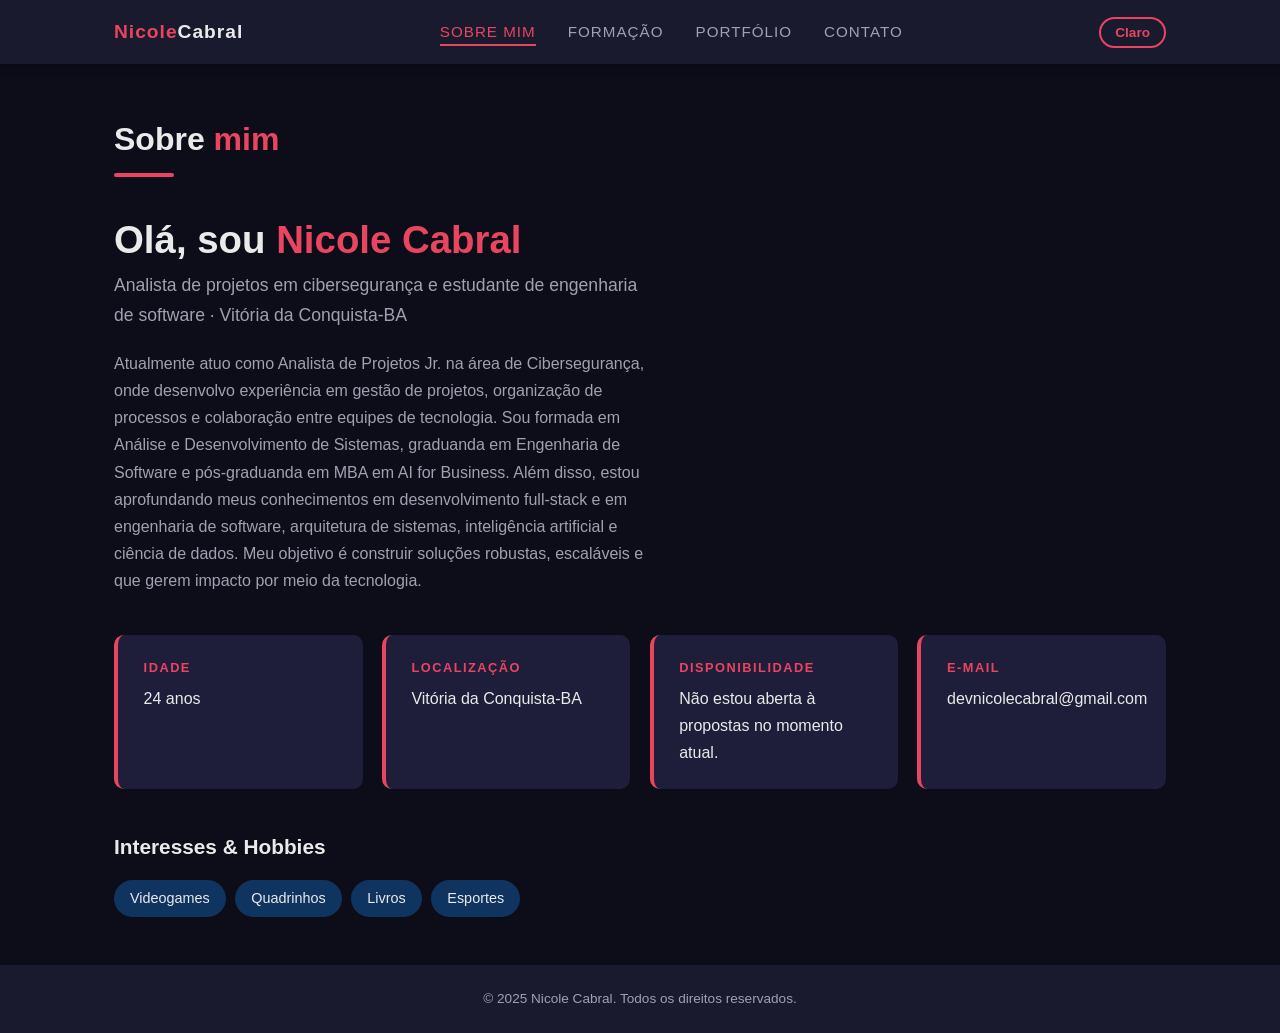
<file: index.html>
<!DOCTYPE html>
<html lang="pt-BR">
<head>
  <meta charset="UTF-8" />
  <!-- Redireciona para a página principal do portfólio -->
  <meta http-equiv="refresh" content="0; url=sobre.html" />
  <title>Portfólio</title>
</head>
<body>
  <p>Redirecionando... <a href="sobre.html">Clique aqui</a> se não for redirecionado.</p>
</body>
</html>
</file>
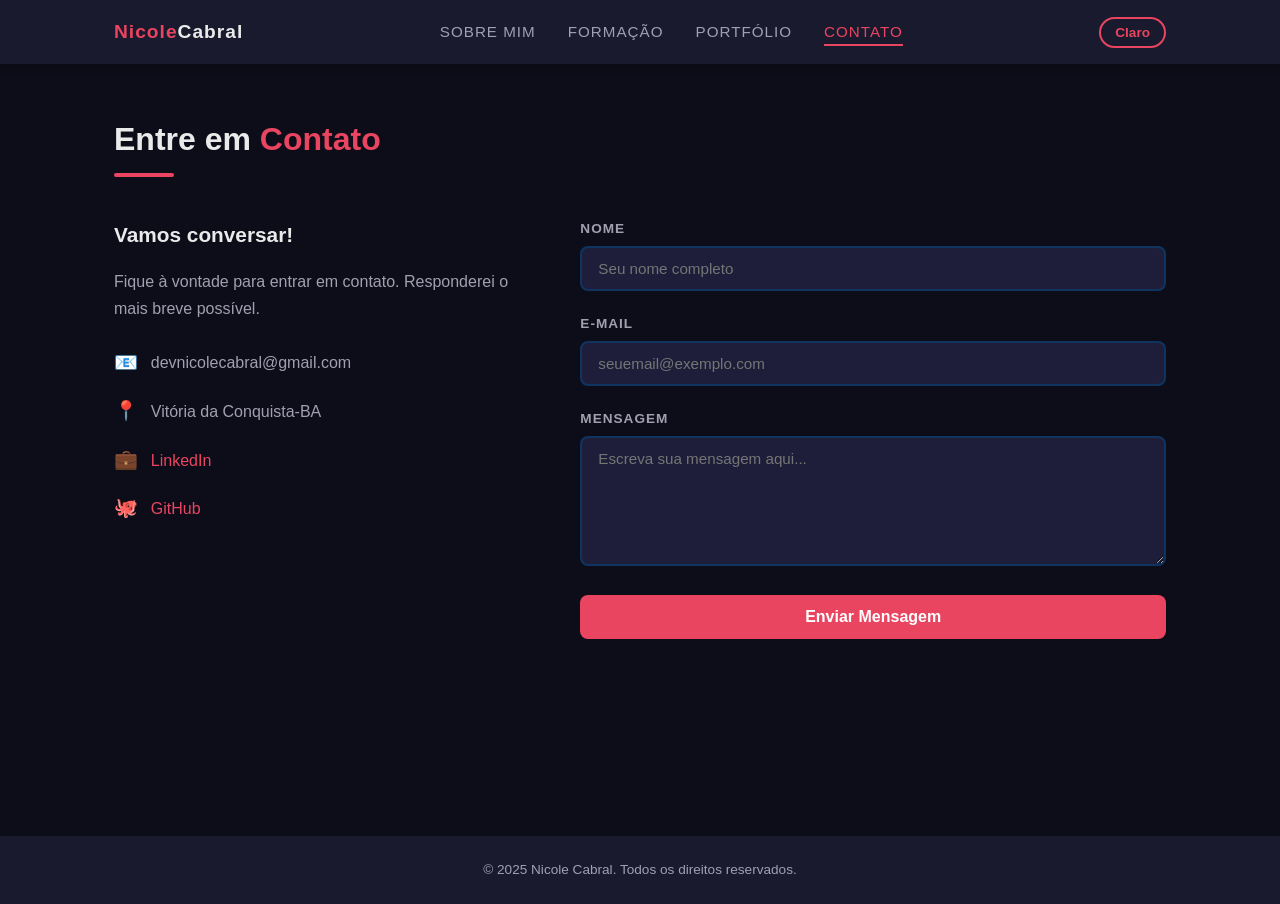
<file: contato.html>
<!DOCTYPE html>
<html lang="pt-BR">
<head>
  <meta charset="UTF-8" />
  <meta name="viewport" content="width=device-width, initial-scale=1.0" />
  <title>Contato | Portfólio</title>
  <link rel="stylesheet" href="css/style.css" />
</head>
<body>

  <header>
    <nav>
      <div class="nav-logo"><span>Nicole</span>Cabral</div>

      <button class="menu-toggle" id="menu-toggle" aria-label="Abrir menu">
        <span></span><span></span><span></span>
      </button>

      <ul class="nav-links">
        <li><a href="sobre.html">Sobre mim</a></li>
        <li><a href="formacao.html">Formação</a></li>
        <li><a href="portfolio.html">Portfólio</a></li>
        <li><a href="contato.html">Contato</a></li>
      </ul>

      <button id="btn-tema">Claro</button>
    </nav>
  </header>

  <main>
    <h1 class="secao-titulo">Entre em <span>Contato</span></h1>
    <div class="secao-linha"></div>

    <div class="contato-wrapper">

      <!-- Coluna esquerda: informações de contato -->
      <section class="contato-info">
        <h2>Vamos conversar!</h2>
        <p>Fique à vontade para entrar em contato. Responderei o mais breve possível.</p>

        <div class="contato-item">
          <span class="icone">📧</span>
          <span>devnicolecabral@gmail.com</span>
        </div>
        <div class="contato-item">
          <span class="icone">📍</span>
          <span>Vitória da Conquista-BA</span>
        </div>
        <div class="contato-item">
          <span class="icone">💼</span>
          <a href="https://linkedin.com/in/devnicolecabral" target="_blank">LinkedIn</a>
        </div>
        <div class="contato-item">
          <span class="icone">🐙</span>
          <a href="https://github.com/devnicolecabral" target="_blank">GitHub</a>
        </div>
      </section>

      <!-- Coluna direita: form de contato -->
      <section>
        <form id="form-contato" novalidate>

          <!-- Campo Nome -->
          <div class="form-grupo">
            <label for="nome">Nome</label>
            <input
              type="text"
              id="nome"
              name="nome"
              placeholder="Seu nome completo"
              autocomplete="name"
            />
            <span class="erro-msg">Por favor, informe seu nome (mínimo 2 caracteres).</span>
          </div>

          <!-- Campo E-mail -->
          <div class="form-grupo">
            <label for="email">E-mail</label>
            <input
              type="email"
              id="email"
              name="email"
              placeholder="seuemail@exemplo.com"
              autocomplete="email"
            />
            <span class="erro-msg">Por favor, informe um e-mail válido.</span>
          </div>

          <!-- Campo Mensagem -->
          <div class="form-grupo">
            <label for="mensagem">Mensagem</label>
            <textarea
              id="mensagem"
              name="mensagem"
              placeholder="Escreva sua mensagem aqui..."
            ></textarea>
            <span class="erro-msg">A mensagem deve ter pelo menos 10 caracteres.</span>
          </div>

          <!-- Botão de envio -->
          <button type="submit" class="btn-enviar">Enviar Mensagem</button>

        </form>
      </section>
    </div>
  </main>
  <div class="modal-overlay" id="modal-sucesso" role="dialog" aria-modal="true">
    <div class="modal-box">
      <h3>Mensagem enviada com sucesso! </h3>
      <p>Obrigada pelo contato. Retornarei em breve.</p>
      <button id="btn-fechar-modal">OK</button>
    </div>
  </div>
  <footer>
    <p>&copy; 2025 Nicole Cabral. Todos os direitos reservados.</p>
  </footer>

  <script src="js/script.js"></script>
</body>
</html>
</file>
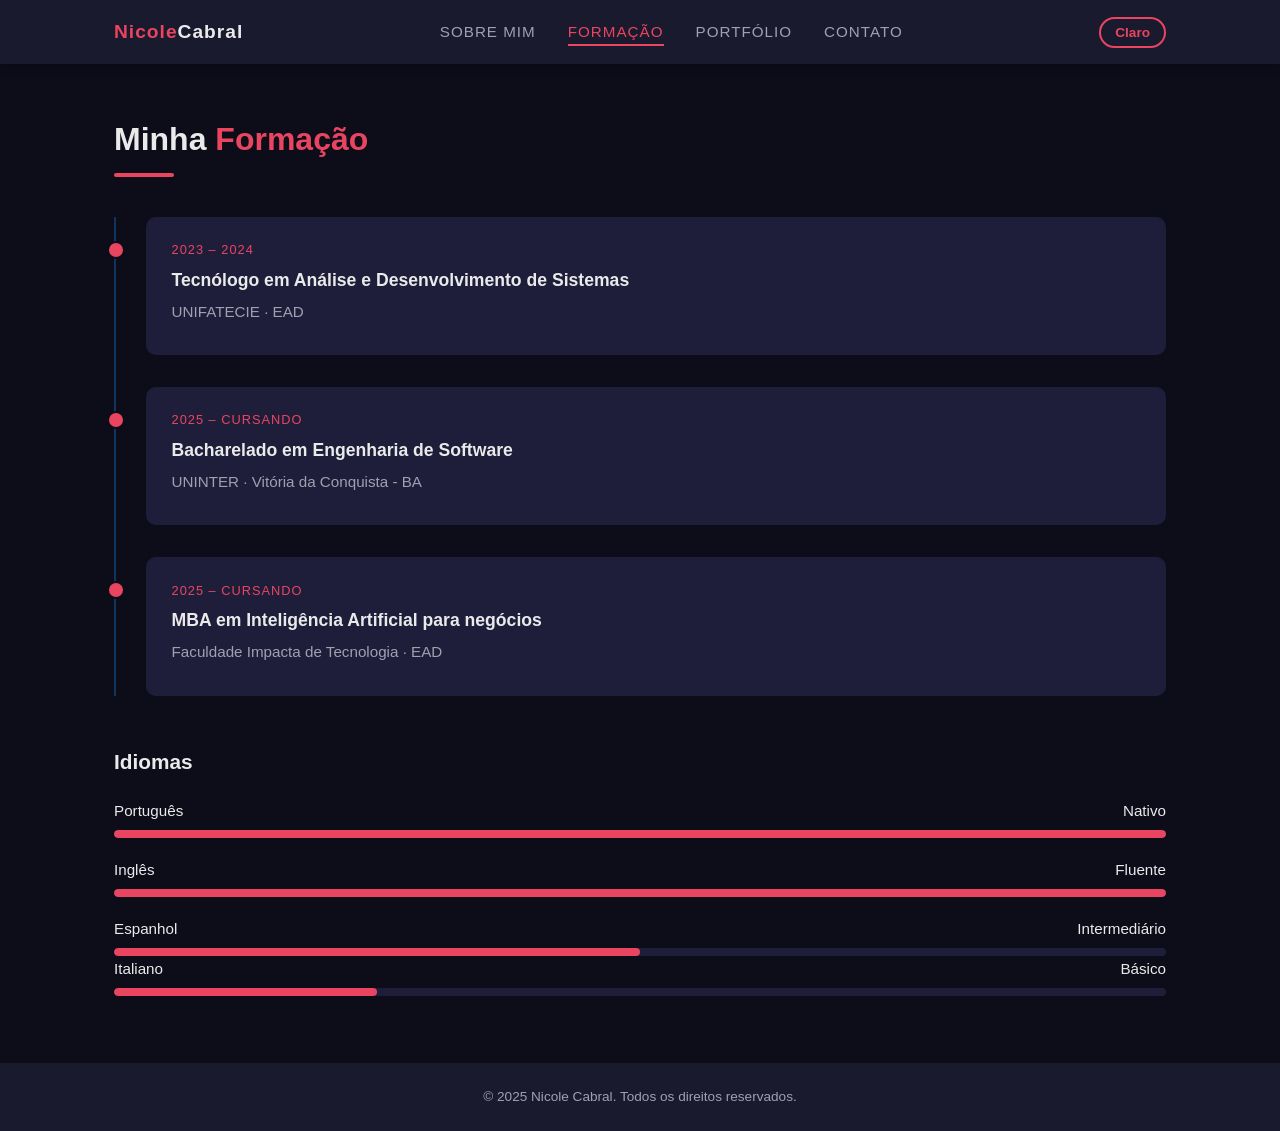
<file: formacao.html>
<!DOCTYPE html>
<html lang="pt-BR">
<head>
  <meta charset="UTF-8" />
  <meta name="viewport" content="width=device-width, initial-scale=1.0" />
  <title>Formação | Portfólio</title>
  <link rel="stylesheet" href="css/style.css" />
</head>
<body>

  <header>
    <nav>
      <div class="nav-logo"><span>Nicole</span>Cabral</div>

      <button class="menu-toggle" id="menu-toggle" aria-label="Abrir menu">
        <span></span><span></span><span></span>
      </button>

      <ul class="nav-links">
        <li><a href="sobre.html">Sobre mim</a></li>
        <li><a href="formacao.html">Formação</a></li>
        <li><a href="portfolio.html">Portfólio</a></li>
        <li><a href="contato.html">Contato</a></li>
      </ul>

      <button id="btn-tema">Claro</button>
    </nav>
  </header>

  <main>
    <h1 class="secao-titulo">Minha <span>Formação</span></h1>
    <div class="secao-linha"></div>

    <!-- Timeline de formação -->
    <section class="timeline">

      <div class="timeline-item">
        <p class="periodo">2023 – 2024</p>
        <h3>Tecnólogo em Análise e Desenvolvimento de Sistemas</h3>
        <p class="instituicao">UNIFATECIE · EAD</p>
      </div>

      <div class="timeline-item">
        <p class="periodo">2025 – Cursando</p>
        <h3>Bacharelado em Engenharia de Software</h3>
        <p class="instituicao">UNINTER · Vitória da Conquista - BA</p>
      </div>

      <div class="timeline-item">
        <p class="periodo">2025 – Cursando</p>
        <h3>MBA em Inteligência Artificial para negócios</h3>
        <p class="instituicao">Faculdade Impacta de Tecnologia · EAD</p>
      </div>

    </section>

    <!-- Seção de idiomas -->
    <section class="idiomas">
      <h2>Idiomas</h2>

      <div class="idioma-item">
        <div class="idioma-info">
          <span>Português</span>
          <span>Nativo</span>
        </div>
        <div class="barra-fundo">
          <div class="barra-progresso" style="width: 100%"></div>
        </div>
      </div>

      <div class="idioma-item">
        <div class="idioma-info">
          <span>Inglês</span>
          <span>Fluente</span>
        </div>
        <div class="barra-fundo">
          <div class="barra-progresso" style="width: 100%"></div>
        </div>
      </div>

      <div class="idioma-item">
        <div class="idioma-info">
          <span>Espanhol</span>
          <span>Intermediário</span>
        </div>
        <div class="barra-fundo">
          <div class="barra-progresso" style="width: 50%"></div>
        </div>

              <div class="idioma-item">
        <div class="idioma-info">
          <span>Italiano</span>
          <span>Básico</span>
        </div>
        <div class="barra-fundo">
          <div class="barra-progresso" style="width: 25%"></div>
        </div>
      </div>

    </section>
  </main>

  <footer>
    <p>&copy; 2025 Nicole Cabral. Todos os direitos reservados.</p>
  </footer>

  <script src="js/script.js"></script>
</body>
</html>
</file>
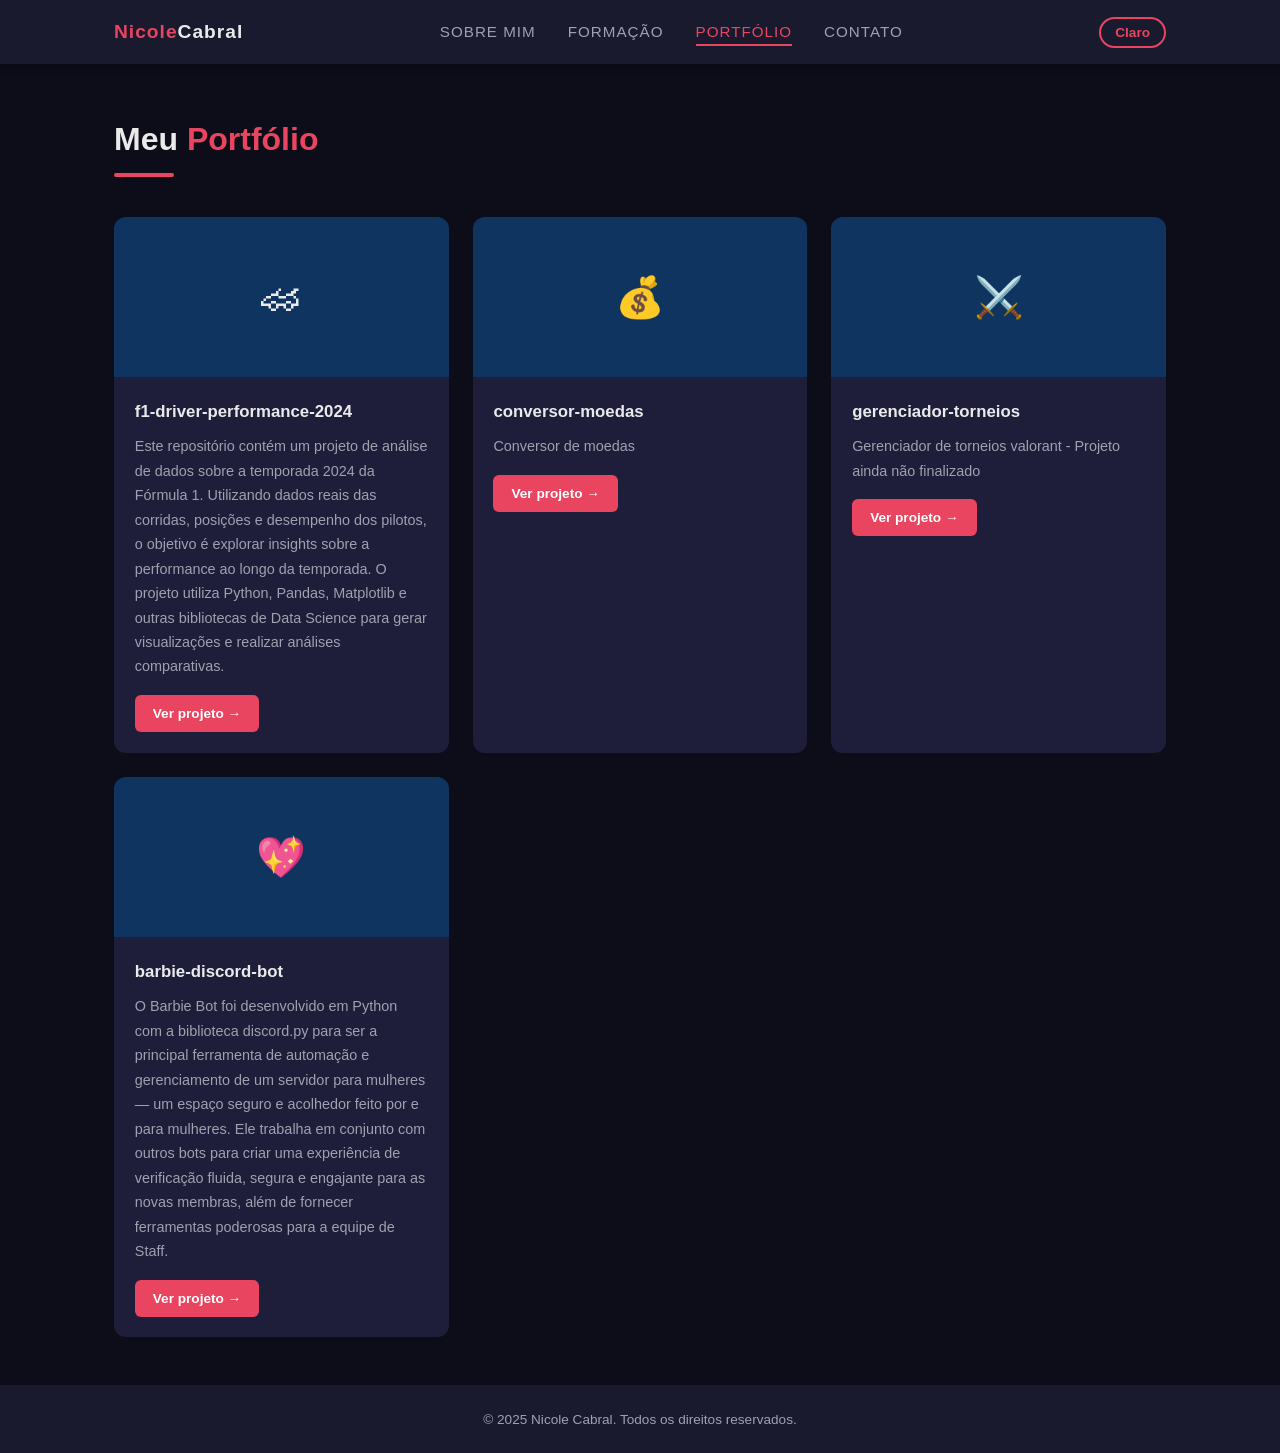
<file: portfolio.html>
<!DOCTYPE html>
<html lang="pt-BR">
<head>
  <meta charset="UTF-8" />
  <meta name="viewport" content="width=device-width, initial-scale=1.0" />
  <title>Portfólio | Portfólio</title>
  <link rel="stylesheet" href="css/style.css" />
</head>
<body>
  <header>
    <nav>
      <div class="nav-logo"><span>Nicole</span>Cabral</div>

      <button class="menu-toggle" id="menu-toggle" aria-label="Abrir menu">
        <span></span><span></span><span></span>
      </button>

      <ul class="nav-links">
        <li><a href="sobre.html">Sobre mim</a></li>
        <li><a href="formacao.html">Formação</a></li>
        <li><a href="portfolio.html">Portfólio</a></li>
        <li><a href="contato.html">Contato</a></li>
      </ul>

      <button id="btn-tema">Claro</button>
    </nav>
  </header>

  <main>
    <h1 class="secao-titulo">Meu <span>Portfólio</span></h1>
    <div class="secao-linha"></div>

    <!-- Projetos -->
    <section class="portfolio-grid">
      <div class="portfolio-card">
        <div class="portfolio-card-img">🏎</div>
        <div class="portfolio-card-body">
          <h3>f1-driver-performance-2024</h3>
          <p>Este repositório contém um projeto de análise de dados sobre a temporada 2024 da Fórmula 1. Utilizando dados reais das corridas, posições e desempenho dos pilotos, o objetivo é explorar insights sobre a performance ao longo da temporada. O projeto utiliza Python, Pandas, Matplotlib e outras bibliotecas de Data Science para gerar visualizações e realizar análises comparativas.</p>
          <a href="https://github.com/devnicolecabral/f1-driver-performance-2024" class="btn-link" target="_blank">Ver projeto →</a>
        </div>
      </div>

      <div class="portfolio-card">
        <div class="portfolio-card-img">💰</div>
        <div class="portfolio-card-body">
          <h3>conversor-moedas</h3>
          <p>Conversor de moedas</p>
          <a href="https://github.com/devnicolecabral/conversor-moedas" class="btn-link" target="_blank">Ver projeto →</a>
        </div>
      </div>

      <div class="portfolio-card">
        <div class="portfolio-card-img">⚔️</div>
        <div class="portfolio-card-body">
          <h3>gerenciador-torneios</h3>
          <p>Gerenciador de torneios valorant - Projeto ainda não finalizado</p>
          <a href="https://github.com/devnicolecabral/gerenciador-torneios" class="btn-link" target="_blank">Ver projeto →</a>
        </div>
      </div>

      <div class="portfolio-card">
        <div class="portfolio-card-img">💖</div>
        <div class="portfolio-card-body">
          <h3>barbie-discord-bot</h3>
          <p>O Barbie Bot foi desenvolvido em Python com a biblioteca discord.py para ser a principal ferramenta de automação e gerenciamento de um servidor para mulheres — um espaço seguro e acolhedor feito por e para mulheres. Ele trabalha em conjunto com outros bots para criar uma experiência de verificação fluida, segura e engajante para as novas membras, além de fornecer ferramentas poderosas para a equipe de Staff.</p>
          <a href="https://github.com/devnicolecabral/barbie-discord-bot" class="btn-link" target="_blank">Ver projeto →</a>
        </div>
      </div>
    </section>
  </main>
  <footer>
    <p>&copy; 2025 Nicole Cabral. Todos os direitos reservados.</p>
  </footer>

  <script src="js/script.js"></script>
</body>
</html>
</file>
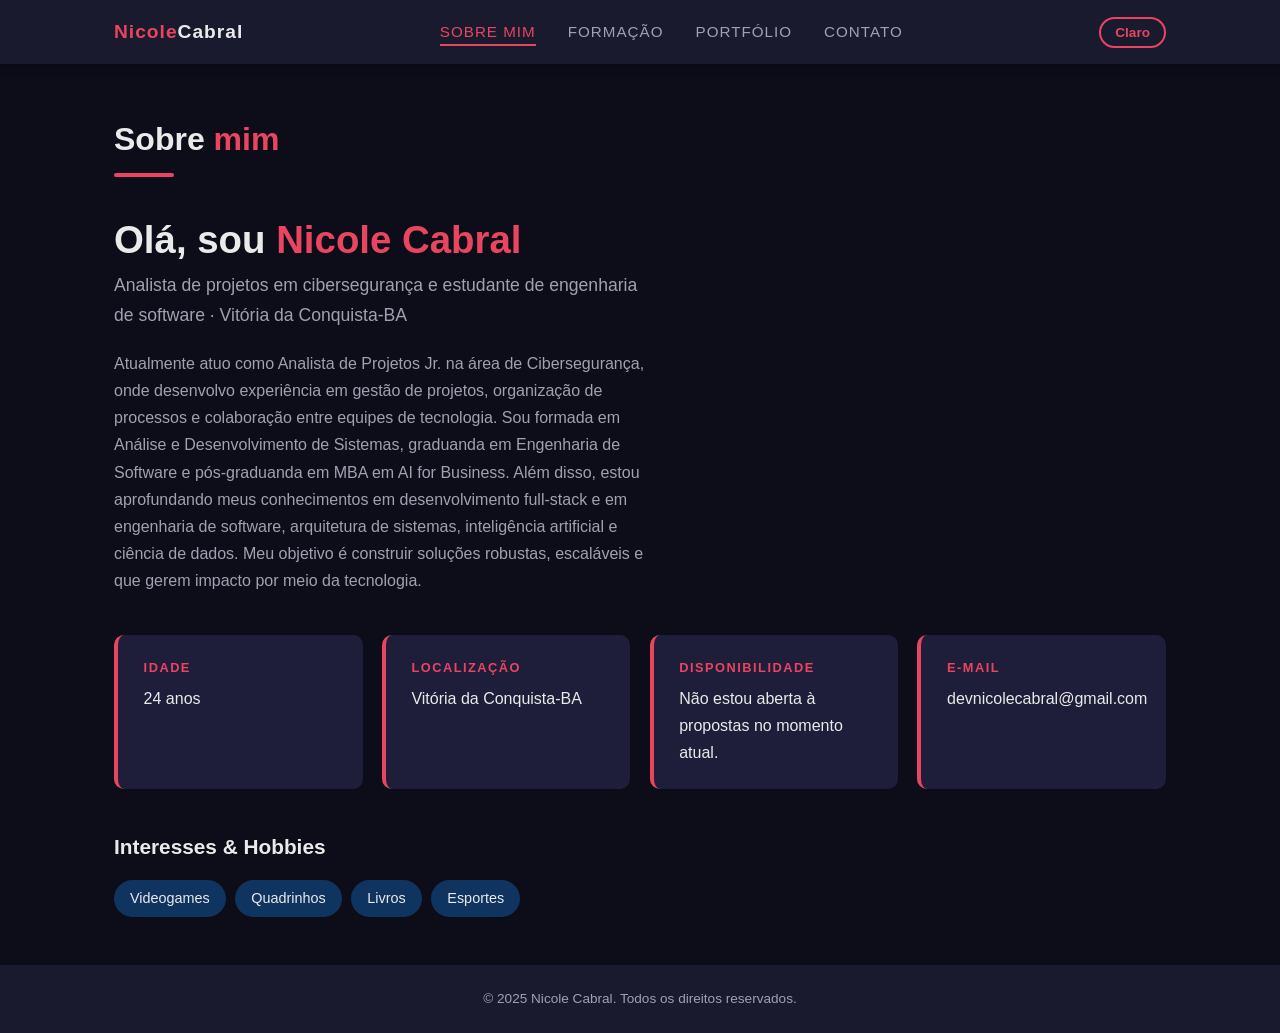
<file: sobre.html>
<!DOCTYPE html>
<html lang="pt-BR">
<head>
  <meta charset="UTF-8" />
  <meta name="viewport" content="width=device-width, initial-scale=1.0" />
  <title>Sobre mim | Portfólio</title>
  <link rel="stylesheet" href="css/style.css" />
</head>
<body>

  <header>
    <nav>
      <!-- Logo e nome -->
      <div class="nav-logo"><span>Nicole</span>Cabral</div>

      <!-- Botão menu hambúrguer -->
      <button class="menu-toggle" id="menu-toggle" aria-label="Abrir menu">
        <span></span><span></span><span></span>
      </button>

      <!-- Links de navegação -->
      <ul class="nav-links">
        <li><a href="sobre.html">Sobre mim</a></li>
        <li><a href="formacao.html">Formação</a></li>
        <li><a href="portfolio.html">Portfólio</a></li>
        <li><a href="contato.html">Contato</a></li>
      </ul>

      <!-- Botão alternar tema claro/escuro -->
      <button id="btn-tema">Claro</button>
    </nav>
  </header>

  <main>
    <h1 class="secao-titulo">Sobre <span>mim</span></h1>
    <div class="secao-linha"></div>

    <!-- Bloco hero: foto + apresentação 
    <section class="hero">
      <img
        src="naoesquecerdepegarfotopracolocaraquidepois"
        alt="Foto de Nicole Cabral"
        class="hero-foto"
        onerror="this.style.display='none'"
      />--> 

      <div class="hero-texto">
        <h1>Olá, sou <span>Nicole Cabral</span></h1>
        <p class="subtitulo">Analista de projetos em cibersegurança e estudante de engenharia de software · Vitória da Conquista-BA </p>
        <p>
            Atualmente atuo como Analista de Projetos Jr. na área de Cibersegurança, onde desenvolvo experiência em gestão de projetos, organização de processos e colaboração entre equipes de tecnologia. Sou formada em Análise e Desenvolvimento de Sistemas, graduanda em Engenharia de Software e pós-graduanda em MBA em AI for Business. Além disso, estou aprofundando meus conhecimentos em desenvolvimento full-stack e em engenharia de software, arquitetura de sistemas, inteligência artificial e ciência de dados. Meu objetivo é construir soluções robustas, escaláveis e que gerem impacto por meio da tecnologia.
        </p>
      </div>
    </section>

    <!-- Cards de infos pessoais -->
    <section class="info-cards">
      <div class="card">
        <h3>Idade</h3>
        <p>24 anos</p>
      </div>
      <div class="card">
        <h3>Localização</h3>
        <p>Vitória da Conquista-BA</p>
      </div>
      <div class="card">
        <h3>Disponibilidade</h3>
        <p>Não estou aberta à propostas no momento atual.</p>
      </div>
      <div class="card">
        <h3>E-mail</h3>
        <p>devnicolecabral@gmail.com</p>
      </div>
    </section>

    <!-- Hobbies e interesses -->
    <section class="hobbies">
      <h2>Interesses &amp; Hobbies</h2>
      <div class="tags">
        <span class="tag">Videogames</span>
        <span class="tag">Quadrinhos</span>
        <span class="tag">Livros</span>
        <span class="tag">Esportes</span>
      </div>
    </section>
  </main>


  <footer>
    <p>&copy; 2025 Nicole Cabral. Todos os direitos reservados.</p>
  </footer>


  <script src="js/script.js"></script>
</body>
</html>
</file>
<file: css/style.css>
:root {
  --cor-primaria: #1a1a2e;
  --cor-secundaria: #16213e;
  --cor-destaque: #0f3460;
  --cor-acento: #e94560;
  --cor-texto: #eaeaea;
  --cor-texto-suave: #a0a0b0;
  --cor-fundo: #0d0d1a;
  --cor-card: #1e1e3a;
  --fonte-titulo: 'Segoe UI', Tahoma, Geneva, Verdana, sans-serif;
  --fonte-corpo: 'Segoe UI', sans-serif;
  --transicao: 0.3s ease;
}

/* Tema claro (ativado via JS) */
body.tema-claro {
  --cor-primaria: #ffffff;
  --cor-secundaria: #f0f4f8;
  --cor-destaque: #dde8f5;
  --cor-acento: #c0392b;
  --cor-texto: #1a1a2e;
  --cor-texto-suave: #555577;
  --cor-fundo: #f5f7fa;
  --cor-card: #ffffff;
}

* {
  margin: 0;
  padding: 0;
  box-sizing: border-box;
}

body {
  background-color: var(--cor-fundo);
  color: var(--cor-texto);
  font-family: var(--fonte-corpo);
  line-height: 1.7;
  transition: background-color var(--transicao), color var(--transicao);
}

a {
  color: var(--cor-acento);
  text-decoration: none;
  transition: opacity var(--transicao);
}

a:hover {
  opacity: 0.8;
}

/* CABEÇALHO E NAVEGAÇÃO*/
header {
  background-color: var(--cor-primaria);
  position: sticky;
  top: 0;
  z-index: 100;
  box-shadow: 0 2px 10px rgba(0, 0, 0, 0.3);
}

nav {
  max-width: 1100px;
  margin: 0 auto;
  padding: 0 1.5rem;
  display: flex;
  align-items: center;
  justify-content: space-between;
  height: 64px;
}

/* Logo / nome no menu */
.nav-logo {
  font-size: 1.2rem;
  font-weight: 700;
  color: var(--cor-texto);
  letter-spacing: 1px;
}

.nav-logo span {
  color: var(--cor-acento);
}

/* Links do menu */
.nav-links {
  list-style: none;
  display: flex;
  gap: 2rem;
}

.nav-links a {
  color: var(--cor-texto-suave);
  font-weight: 500;
  font-size: 0.95rem;
  text-transform: uppercase;
  letter-spacing: 1px;
  padding-bottom: 4px;
  border-bottom: 2px solid transparent;
  transition: color var(--transicao), border-color var(--transicao);
}

.nav-links a:hover,
.nav-links a.ativo {
  color: var(--cor-acento);
  border-bottom-color: var(--cor-acento);
  opacity: 1;
}

/* Botão tema claro/escuro */
#btn-tema {
  background: none;
  border: 2px solid var(--cor-acento);
  color: var(--cor-acento);
  padding: 6px 14px;
  border-radius: 20px;
  cursor: pointer;
  font-size: 0.85rem;
  font-weight: 600;
  transition: background-color var(--transicao), color var(--transicao);
}

#btn-tema:hover {
  background-color: var(--cor-acento);
  color: #fff;
}

/* Menu hambúrguer */
.menu-toggle {
  display: none;
  flex-direction: column;
  gap: 5px;
  cursor: pointer;
  background: none;
  border: none;
  padding: 4px;
}

.menu-toggle span {
  display: block;
  width: 24px;
  height: 2px;
  background-color: var(--cor-texto);
  transition: transform var(--transicao), opacity var(--transicao);
}

/*CONTEÚDO PRINCIPAL*/
main {
  max-width: 1100px;
  margin: 0 auto;
  padding: 3rem 1.5rem;
  min-height: calc(100vh - 128px);
}

/* Título de seção */
.secao-titulo {
  font-size: 2rem;
  font-weight: 700;
  margin-bottom: 0.4rem;
  color: var(--cor-texto);
}

.secao-titulo span {
  color: var(--cor-acento);
}

.secao-linha {
  width: 60px;
  height: 4px;
  background-color: var(--cor-acento);
  border-radius: 2px;
  margin-bottom: 2.5rem;
}

/*HERO (Sobre mim) */
.hero {
  display: flex;
  align-items: center;
  gap: 3rem;
  padding: 2rem 0 3rem;
}

.hero-foto {
  width: 180px;
  height: 180px;
  border-radius: 50%;
  object-fit: cover;
  border: 4px solid var(--cor-acento);
  flex-shrink: 0;
  /* Placeholder - caso eu não ache a foto legal pra por */
  background-color: var(--cor-card);
}

.hero-texto h1 {
  font-size: 2.4rem;
  font-weight: 800;
  line-height: 1.2;
  margin-bottom: 0.5rem;
}

.hero-texto h1 span {
  color: var(--cor-acento);
}

.hero-texto .subtitulo {
  font-size: 1.1rem;
  color: var(--cor-texto-suave);
  margin-bottom: 1.2rem;
}

.hero-texto p {
  color: var(--cor-texto-suave);
  max-width: 540px;
}

/* Cards de info pessoal */
.info-cards {
  display: grid;
  grid-template-columns: repeat(auto-fit, minmax(220px, 1fr));
  gap: 1.2rem;
  margin-top: 2.5rem;
}

.card {
  background-color: var(--cor-card);
  border-radius: 10px;
  padding: 1.4rem 1.6rem;
  border-left: 4px solid var(--cor-acento);
  transition: transform var(--transicao);
}

.card:hover {
  transform: translateY(-4px);
}

.card h3 {
  font-size: 0.8rem;
  text-transform: uppercase;
  letter-spacing: 1.5px;
  color: var(--cor-acento);
  margin-bottom: 0.4rem;
}

.card p {
  font-size: 1rem;
  color: var(--cor-texto);
}

/* Hobbies */
.hobbies {
  margin-top: 2.5rem;
}

.hobbies h2 {
  font-size: 1.3rem;
  margin-bottom: 1rem;
  color: var(--cor-texto);
}

.tags {
  display: flex;
  flex-wrap: wrap;
  gap: 0.6rem;
}

.tag {
  background-color: var(--cor-destaque);
  color: var(--cor-texto);
  padding: 6px 16px;
  border-radius: 20px;
  font-size: 0.9rem;
}

/*FORMAÇÃO */
.timeline {
  position: relative;
  padding-left: 2rem;
}

.timeline::before {
  content: '';
  position: absolute;
  left: 0;
  top: 0;
  bottom: 0;
  width: 2px;
  background-color: var(--cor-destaque);
}

.timeline-item {
  position: relative;
  margin-bottom: 2rem;
  background-color: var(--cor-card);
  border-radius: 10px;
  padding: 1.4rem 1.6rem;
  transition: transform var(--transicao);
}

.timeline-item:hover {
  transform: translateX(6px);
}

.timeline-item::before {
  content: '';
  position: absolute;
  left: -2.45rem;
  top: 1.5rem;
  width: 14px;
  height: 14px;
  border-radius: 50%;
  background-color: var(--cor-acento);
  border: 2px solid var(--cor-fundo);
}

.timeline-item .periodo {
  font-size: 0.8rem;
  color: var(--cor-acento);
  text-transform: uppercase;
  letter-spacing: 1px;
  margin-bottom: 0.3rem;
}

.timeline-item h3 {
  font-size: 1.1rem;
  margin-bottom: 0.2rem;
}

.timeline-item .instituicao {
  color: var(--cor-texto-suave);
  font-size: 0.95rem;
  margin-bottom: 0.5rem;
}

.timeline-item p {
  color: var(--cor-texto-suave);
  font-size: 0.9rem;
}

/* Idiomas */
.idiomas {
  margin-top: 3rem;
}

.idiomas h2 {
  font-size: 1.3rem;
  margin-bottom: 1.2rem;
}

.idioma-item {
  margin-bottom: 1.2rem;
}

.idioma-item .idioma-info {
  display: flex;
  justify-content: space-between;
  margin-bottom: 6px;
  font-size: 0.95rem;
}

.barra-fundo {
  background-color: var(--cor-card);
  border-radius: 10px;
  height: 8px;
  overflow: hidden;
}

.barra-progresso {
  height: 100%;
  background-color: var(--cor-acento);
  border-radius: 10px;
  transition: width 1s ease;
}

/*PORTFÓLIO*/
.portfolio-grid {
  display: grid;
  grid-template-columns: repeat(auto-fit, minmax(280px, 1fr));
  gap: 1.5rem;
}

.portfolio-card {
  background-color: var(--cor-card);
  border-radius: 12px;
  overflow: hidden;
  transition: transform var(--transicao), box-shadow var(--transicao);
}

.portfolio-card:hover {
  transform: translateY(-6px);
  box-shadow: 0 12px 30px rgba(0, 0, 0, 0.3);
}

.portfolio-card-img {
  width: 100%;
  height: 160px;
  background-color: var(--cor-destaque);
  display: flex;
  align-items: center;
  justify-content: center;
  font-size: 2.5rem;
}

.portfolio-card-body {
  padding: 1.3rem;
}

.portfolio-card-body h3 {
  font-size: 1.05rem;
  margin-bottom: 0.5rem;
}

.portfolio-card-body p {
  color: var(--cor-texto-suave);
  font-size: 0.9rem;
  margin-bottom: 1rem;
}

.portfolio-card-body .btn-link {
  display: inline-block;
  background-color: var(--cor-acento);
  color: #fff;
  padding: 7px 18px;
  border-radius: 6px;
  font-size: 0.85rem;
  font-weight: 600;
  transition: opacity var(--transicao);
}

.portfolio-card-body .btn-link:hover {
  opacity: 0.85;
}

/*CONTATO*/
.contato-wrapper {
  display: grid;
  grid-template-columns: 1fr 1.4fr;
  gap: 3rem;
  align-items: start;
}

.contato-info h2 {
  font-size: 1.3rem;
  margin-bottom: 1rem;
}

.contato-info p {
  color: var(--cor-texto-suave);
  margin-bottom: 1.5rem;
}

.contato-item {
  display: flex;
  align-items: center;
  gap: 0.8rem;
  margin-bottom: 1rem;
  color: var(--cor-texto-suave);
}

.contato-item .icone {
  font-size: 1.2rem;
}

/* Formulário */
.form-grupo {
  margin-bottom: 1.3rem;
}

.form-grupo label {
  display: block;
  font-size: 0.85rem;
  font-weight: 600;
  text-transform: uppercase;
  letter-spacing: 1px;
  color: var(--cor-texto-suave);
  margin-bottom: 6px;
}

.form-grupo input,
.form-grupo textarea {
  width: 100%;
  padding: 12px 16px;
  background-color: var(--cor-card);
  border: 2px solid var(--cor-destaque);
  border-radius: 8px;
  color: var(--cor-texto);
  font-family: var(--fonte-corpo);
  font-size: 0.95rem;
  transition: border-color var(--transicao);
  outline: none;
}

.form-grupo input:focus,
.form-grupo textarea:focus {
  border-color: var(--cor-acento);
}

.form-grupo textarea {
  resize: vertical;
  min-height: 130px;
}

/* Mensagem de erro inline */
.erro-msg {
  color: #ff6b6b;
  font-size: 0.82rem;
  margin-top: 4px;
  display: none;
}

.form-grupo.erro .erro-msg {
  display: block;
}

.form-grupo.erro input,
.form-grupo.erro textarea {
  border-color: #ff6b6b;
}

/* Botão enviar */
.btn-enviar {
  background-color: var(--cor-acento);
  color: #fff;
  border: none;
  padding: 13px 30px;
  border-radius: 8px;
  font-size: 1rem;
  font-weight: 700;
  cursor: pointer;
  width: 100%;
  transition: opacity var(--transicao), transform var(--transicao);
}

.btn-enviar:hover {
  opacity: 0.9;
  transform: translateY(-2px);
}

/* Modal de confirmação */
.modal-overlay {
  display: none;
  position: fixed;
  inset: 0;
  background-color: rgba(0,0,0,0.6);
  z-index: 200;
  align-items: center;
  justify-content: center;
}

.modal-overlay.aberto {
  display: flex;
}

.modal-box {
  background-color: var(--cor-card);
  border-radius: 14px;
  padding: 2.5rem;
  text-align: center;
  max-width: 380px;
  width: 90%;
  border-top: 4px solid var(--cor-acento);
}

.modal-box h3 {
  font-size: 1.4rem;
  margin-bottom: 0.8rem;
}

.modal-box p {
  color: var(--cor-texto-suave);
  margin-bottom: 1.5rem;
}

.modal-box button {
  background-color: var(--cor-acento);
  color: #fff;
  border: none;
  padding: 10px 28px;
  border-radius: 8px;
  font-size: 0.95rem;
  font-weight: 600;
  cursor: pointer;
}

/*RODAPÉ*/
footer {
  background-color: var(--cor-primaria);
  text-align: center;
  padding: 1.4rem;
  color: var(--cor-texto-suave);
  font-size: 0.85rem;
}

/*RESPONSIVO — MOBILE */
@media (max-width: 768px) {
  /* Menu mobile */
  .menu-toggle {
    display: flex;
  }

  .nav-links {
    display: none;
    position: absolute;
    top: 64px;
    left: 0;
    right: 0;
    background-color: var(--cor-primaria);
    flex-direction: column;
    gap: 0;
    box-shadow: 0 4px 10px rgba(0,0,0,0.3);
  }

  .nav-links.aberto {
    display: flex;
  }

  .nav-links li a {
    display: block;
    padding: 1rem 1.5rem;
    border-bottom: 1px solid var(--cor-destaque);
  }

  /* Hero empilhado */
  .hero {
    flex-direction: column;
    text-align: center;
  }

  .hero-texto p {
    margin: 0 auto;
  }

  /* Contato empilhado */
  .contato-wrapper {
    grid-template-columns: 1fr;
  }

  .secao-titulo {
    font-size: 1.6rem;
  }
}
</file>
